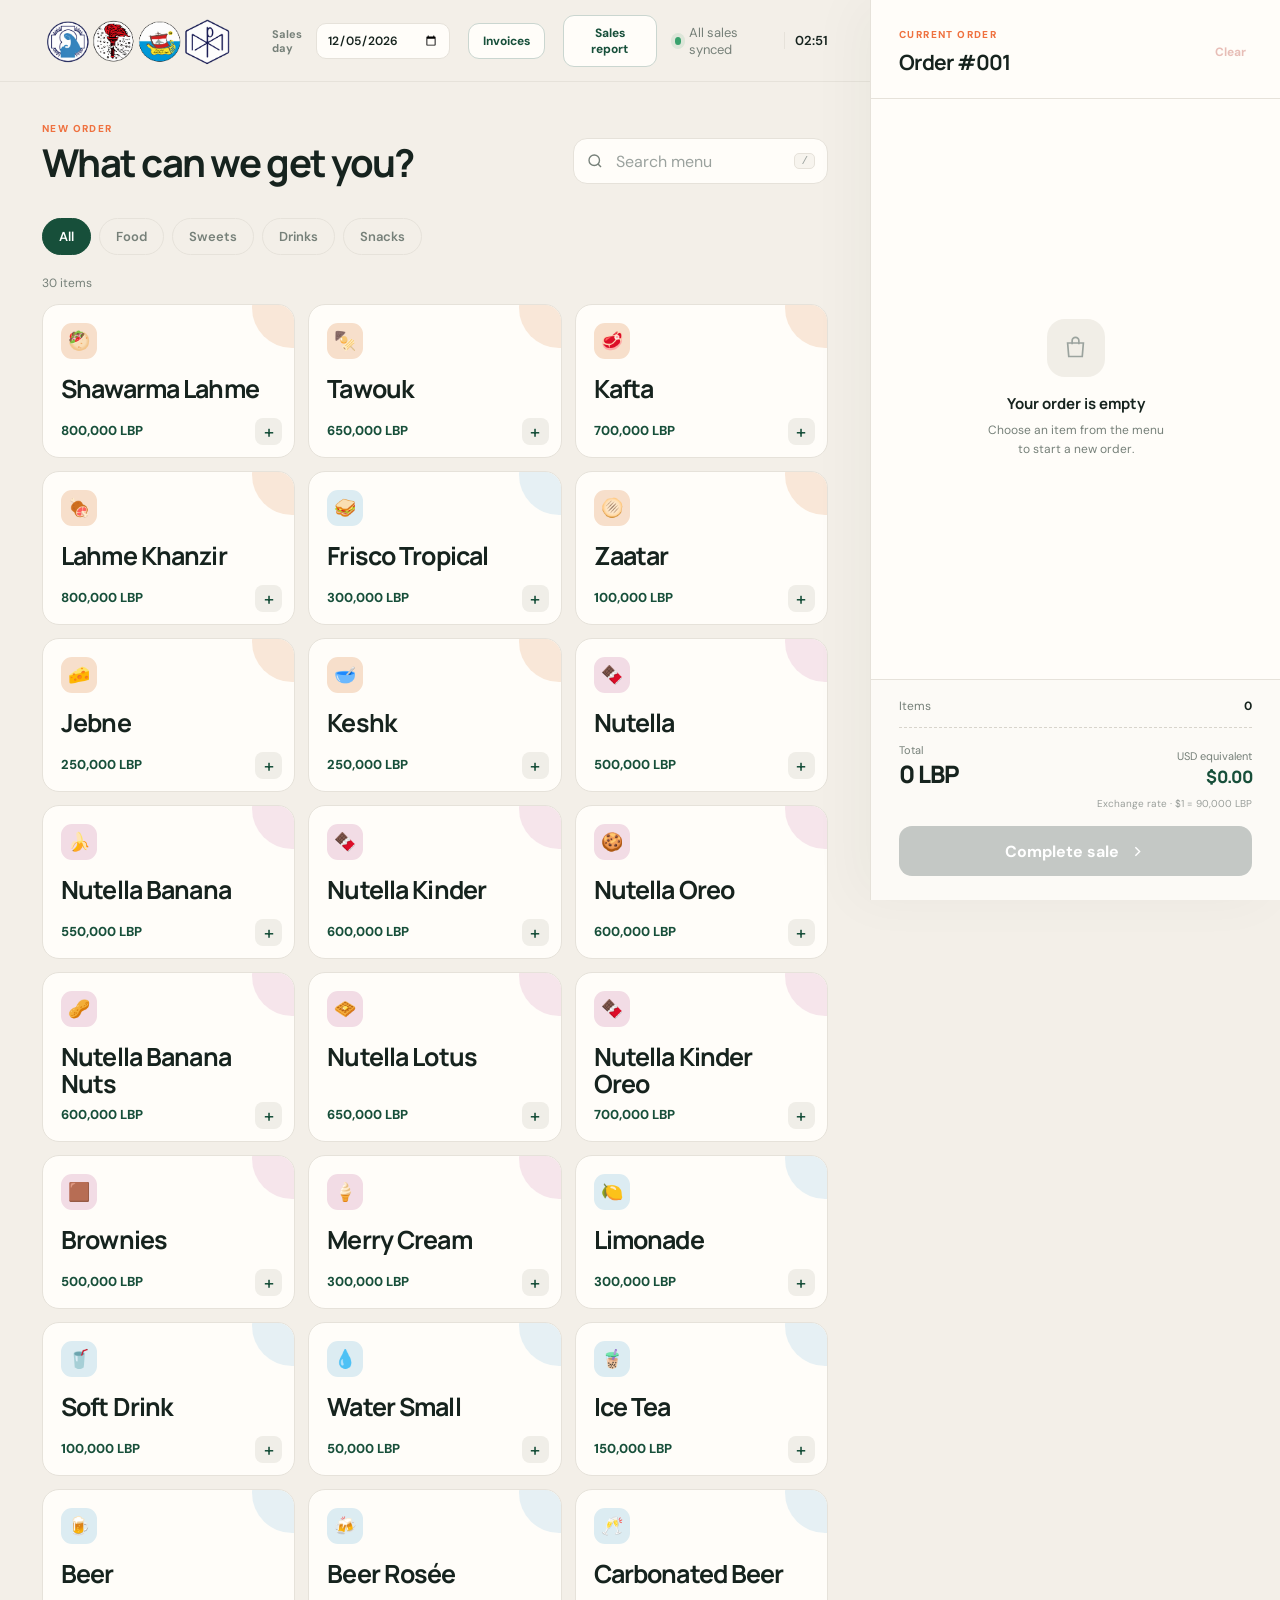
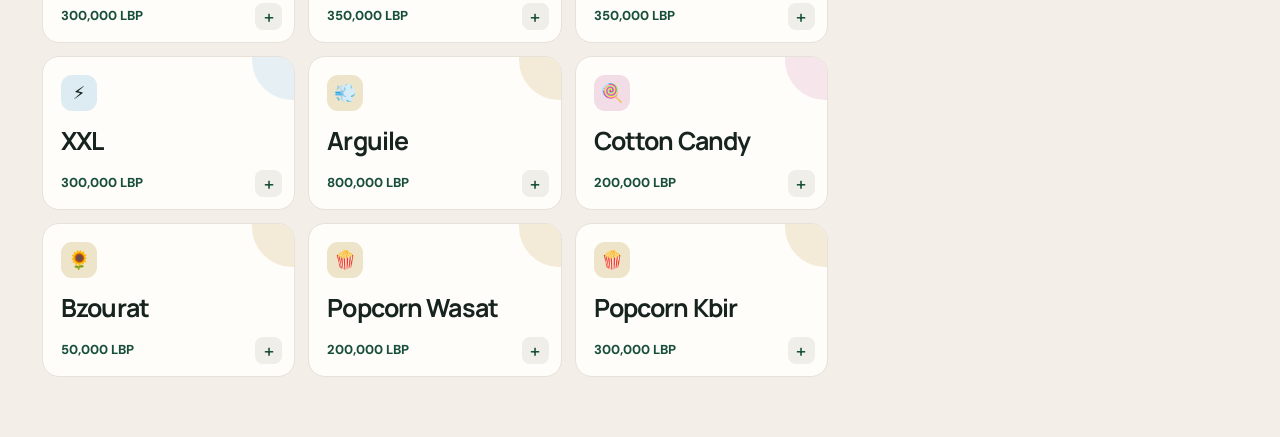
<file: index.html>
<!doctype html>
<html lang="en">
<head>
  <meta charset="UTF-8" />
  <meta name="viewport" content="width=device-width, initial-scale=1.0" />
  <meta name="theme-color" content="#f8f5ef" />
  <title>Kermess POS</title>
  <link rel="icon" type="image/png" sizes="512x512" href="favicon.png" />
  <link rel="apple-touch-icon" href="favicon.png" />
  <link rel="preconnect" href="https://fonts.googleapis.com">
  <link rel="preconnect" href="https://fonts.gstatic.com" crossorigin>
  <link href="https://fonts.googleapis.com/css2?family=DM+Sans:wght@400;500;600;700&amp;family=Manrope:wght@600;700;800&amp;display=swap" rel="stylesheet">
  <link rel="stylesheet" href="styles.css?v=24" />
</head>
<body>
  <main class="app-shell">
    <section class="catalog-panel">
      <header class="topbar">
        <a class="brand" href="#" aria-label="Kermess POS home">
          <img class="brand-logos" src="festival-logos.png" alt="Kermess festival organizations" />
        </a>
        <div class="header-actions">
          <label class="sales-day-control"><span>Sales day</span><input id="salesDay" type="date" /></label>
          <button id="openInvoices" class="report-button" type="button">Invoices</button>
          <button id="openReport" class="report-button" type="button">Sales report</button>
          <div class="header-meta">
            <span id="syncDot" class="status-dot"></span><span id="syncStatus">Offline ready</span><time id="clock"></time>
          </div>
        </div>
      </header>

      <div class="catalog-content">
        <div class="catalog-heading">
          <div>
            <p class="eyebrow">New order</p>
            <h1>What can we get you?</h1>
          </div>
          <label class="search-box">
            <svg viewBox="0 0 24 24" aria-hidden="true"><circle cx="11" cy="11" r="7"></circle><path d="m20 20-4-4"></path></svg>
            <input id="searchInput" type="search" placeholder="Search menu" autocomplete="off" />
            <kbd>/</kbd>
          </label>
        </div>

        <nav id="categoryTabs" class="category-tabs" aria-label="Menu categories"></nav>
        <p id="resultCount" class="result-count"></p>
        <div id="productGrid" class="product-grid"></div>
        <div id="emptyProducts" class="empty-state" hidden>
          <span>⌕</span>
          <h2>No items found</h2>
          <p>Try another search or category.</p>
        </div>
      </div>
    </section>

    <aside class="order-panel" aria-label="Current order">
      <div class="order-header">
        <div>
          <p class="eyebrow">Current order</p>
          <h2>Order <span id="orderNumber">#001</span></h2>
        </div>
        <button id="clearOrder" class="text-button danger" type="button">Clear</button>
      </div>

      <div id="cartItems" class="cart-items"></div>
      <div id="emptyCart" class="empty-cart">
        <div class="empty-cart-icon">
          <svg viewBox="0 0 24 24" aria-hidden="true"><path d="M5 8h14l-1 12H6L5 8Z"></path><path d="M9 9V6a3 3 0 0 1 6 0v3"></path></svg>
        </div>
        <h3>Your order is empty</h3>
        <p>Choose an item from the menu<br>to start a new order.</p>
      </div>

      <div class="order-footer">
        <div class="summary-row">
          <span>Items</span>
          <strong id="itemCount">0</strong>
        </div>
        <div class="total-block">
          <div>
            <span>Total</span>
            <strong id="totalLbp">0 LBP</strong>
          </div>
          <div class="usd-total">
            <span>USD equivalent</span>
            <strong id="totalUsd">$0.00</strong>
          </div>
        </div>
        <p class="rate-note">Exchange rate · $1 = 90,000 LBP</p>
        <button id="completeSale" class="complete-button" type="button" disabled>
          Complete sale
          <svg viewBox="0 0 24 24" aria-hidden="true"><path d="m9 18 6-6-6-6"></path></svg>
        </button>
      </div>
    </aside>
  </main>

  <div id="dayWarningModal" class="modal" hidden>
    <div class="modal-backdrop"></div>
    <section class="modal-card day-warning-card" role="alertdialog" aria-modal="true" aria-labelledby="dayWarningTitle" aria-describedby="dayWarningText">
      <div class="day-warning-icon" aria-hidden="true">!</div>
      <p class="eyebrow">Check sales day</p>
      <h2 id="dayWarningTitle">The selected day is not today</h2>
      <p id="dayWarningText" class="day-warning-text"></p>
      <div class="day-warning-actions">
        <button id="useTodayButton" class="secondary-button" type="button">Switch to today</button>
        <button id="keepSelectedDayButton" class="complete-button" type="button">Use selected day</button>
      </div>
    </section>
  </div>

  <div id="saleModal" class="modal" hidden>
    <div class="modal-backdrop"></div>
    <section class="modal-card" role="dialog" aria-modal="true" aria-labelledby="saleTitle">
      <button id="closeModal" class="modal-close" aria-label="Close">×</button>
      <div class="success-icon">
        <svg viewBox="0 0 24 24" aria-hidden="true"><path d="m7 12 3 3 7-7"></path></svg>
      </div>
      <p class="eyebrow">Complete order</p>
      <h2 id="saleTitle">Enter customer payment</h2>
      <p id="modalSummary" class="modal-summary"></p>
      <label class="payment-field">
        <span>Amount received</span>
        <div class="payment-input-wrap">
          <input id="paymentAmount" type="text" inputmode="decimal" autocomplete="off" placeholder="e.g. 50 or 1,100,000" />
          <strong id="detectedCurrency">—</strong>
        </div>
      </label>
      <p class="payment-hint">Up to 3 digits = USD · 4+ digits = LBP</p>
      <div id="changeResult" class="change-result" hidden>
        <span id="changeLabel">Change to return</span>
        <strong id="changeLbp"></strong>
        <small id="changeUsd"></small>
      </div>
      <div class="modal-actions">
        <button id="newOrder" class="complete-button" type="button" disabled>Confirm sale &amp; new order</button>
      </div>
    </section>
  </div>

  <div id="reportModal" class="modal report-modal" hidden>
    <div class="modal-backdrop"></div>
    <section class="report-card" role="dialog" aria-modal="true" aria-labelledby="reportTitle">
      <header class="report-header">
        <div><p class="eyebrow">Festival performance</p><h2 id="reportTitle">Sales report</h2><p id="reportTimestamp" class="report-timestamp"></p></div>
        <div class="report-header-actions">
          <button id="exportReport" class="secondary-button compact" type="button">Export CSV</button>
          <button id="closeReport" class="modal-close inline" aria-label="Close">×</button>
        </div>
      </header>
      <div class="report-toolbar"><label>Show sales from <select id="reportDayFilter"></select></label></div>
      <div id="reportStats" class="report-stats"></div>
      <div class="report-table-wrap">
        <table class="report-table">
          <thead><tr><th><button class="sort-button" data-sort="name" type="button">Item</button></th><th><button class="sort-button" data-sort="provider" type="button">Provider</button></th><th><button class="sort-button" data-sort="quantity" type="button">Sold</button></th><th><button class="sort-button" data-sort="price" type="button">Sale price</button></th><th><button class="sort-button" data-sort="cost" type="button">Provider/item</button></th><th><button class="sort-button" data-sort="profitPerItem" type="button">Profit/item</button></th><th><button class="sort-button" data-sort="payment" type="button">Total to provider</button></th><th><button class="sort-button" data-sort="profit" type="button">Total profit</button></th></tr></thead>
          <tbody id="reportRows"></tbody><tfoot id="reportTotals"></tfoot>
        </table>
        <div id="emptyReport" class="empty-state" hidden><span>▤</span><h2>No completed sales yet</h2><p>Completed orders will appear here.</p></div>
      </div>
      <footer class="report-footer">
        <p><span class="pending-dot"></span> Pending means the provider percentage has not been entered yet.</p>
        <span id="reportSyncStatus" class="report-sync-status"></span>
      </footer>
    </section>
  </div>

  <div id="invoicesModal" class="modal invoices-modal" hidden>
    <div class="modal-backdrop"></div>
    <section class="invoices-card" role="dialog" aria-modal="true" aria-labelledby="invoicesTitle">
      <header class="report-header">
        <div><p class="eyebrow">Order history</p><h2 id="invoicesTitle">Completed invoices</h2><p id="invoicesStatus" class="report-timestamp"></p></div>
        <button id="closeInvoices" class="modal-close inline" aria-label="Close">×</button>
      </header>
      <div class="invoice-toolbar">
        <label class="filter-control">Sales day<select id="invoiceDayFilter"></select></label>
        <label class="filter-control">Status<select id="invoiceStatusFilter"><option value="current">Current invoices</option><option value="deleted">Deleted invoices</option></select></label>
        <label class="search-box"><svg viewBox="0 0 24 24" aria-hidden="true"><circle cx="11" cy="11" r="7"></circle><path d="m20 20-4-4"></path></svg><input id="invoiceSearch" type="search" placeholder="Search order or item" autocomplete="off" /></label>
      </div>
      <div id="invoiceList" class="invoice-list"></div>
      <div id="emptyInvoices" class="empty-state" hidden><span>▤</span><h2>No invoices found</h2><p>Completed orders will appear here.</p></div>
    </section>
  </div>

  <script src="config.js"></script>
  <script src="app.js?v=26"></script>
</body>
</html>
</file>
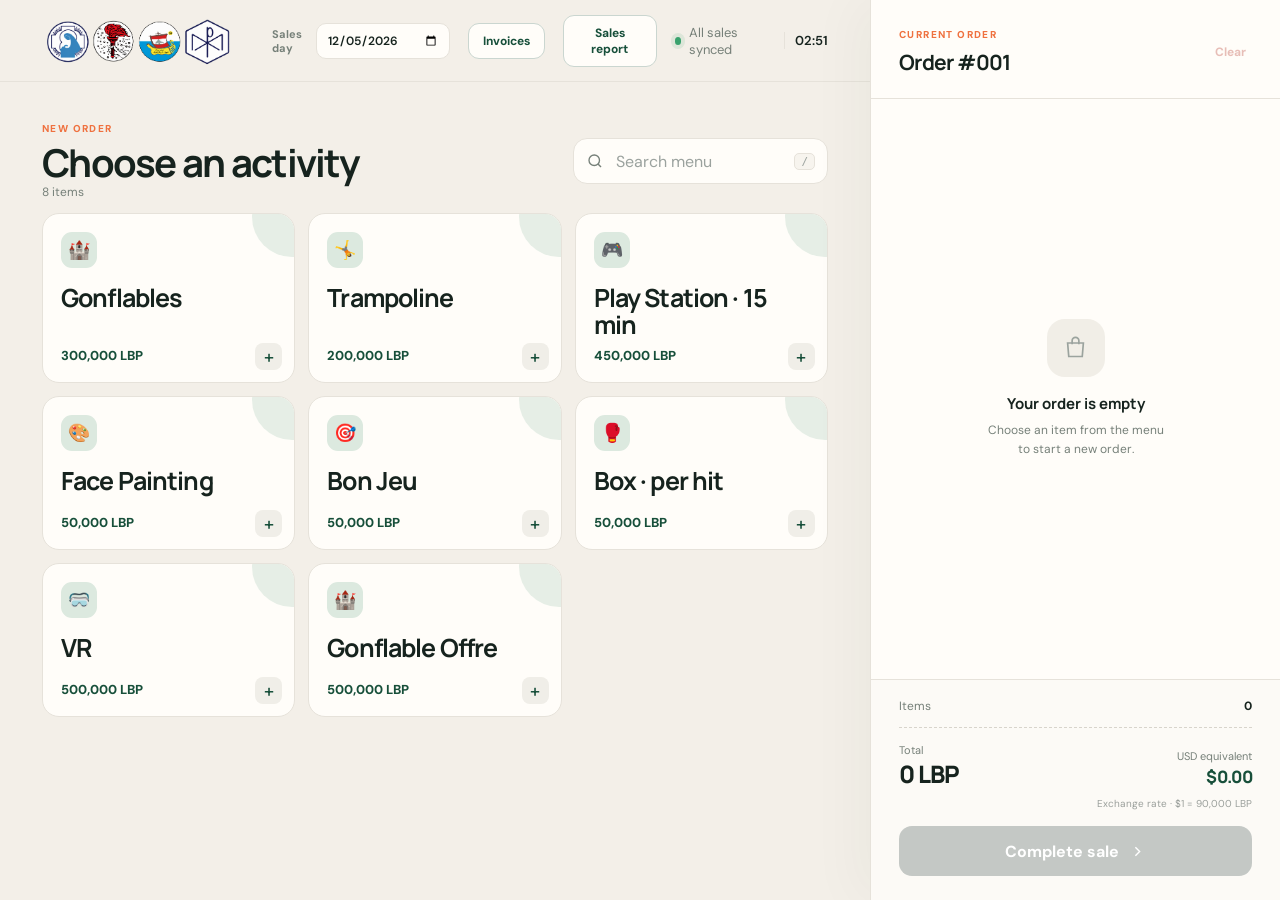
<file: games/index.html>
<!doctype html>
<html lang="en">
<head>
  <meta charset="UTF-8" />
  <base href="../" />
  <meta name="viewport" content="width=device-width, initial-scale=1.0" />
  <meta name="theme-color" content="#f8f5ef" />
  <title>Kermess POS</title>
  <link rel="icon" type="image/png" sizes="512x512" href="favicon.png" />
  <link rel="apple-touch-icon" href="favicon.png" />
  <link rel="preconnect" href="https://fonts.googleapis.com">
  <link rel="preconnect" href="https://fonts.gstatic.com" crossorigin>
  <link href="https://fonts.googleapis.com/css2?family=DM+Sans:wght@400;500;600;700&amp;family=Manrope:wght@600;700;800&amp;display=swap" rel="stylesheet">
  <link rel="stylesheet" href="styles.css?v=24" />
</head>
<body>
  <main class="app-shell">
    <section class="catalog-panel">
      <header class="topbar">
        <a class="brand" href="#" aria-label="Kermess POS home">
          <img class="brand-logos" src="festival-logos.png" alt="Kermess festival organizations" />
        </a>
        <div class="header-actions">
          <label class="sales-day-control"><span>Sales day</span><input id="salesDay" type="date" /></label>
          <button id="openInvoices" class="report-button" type="button">Invoices</button>
          <button id="openReport" class="report-button" type="button">Sales report</button>
          <div class="header-meta">
            <span id="syncDot" class="status-dot"></span><span id="syncStatus">Offline ready</span><time id="clock"></time>
          </div>
        </div>
      </header>

      <div class="catalog-content">
        <div class="catalog-heading">
          <div>
            <p class="eyebrow">New order</p>
            <h1>What can we get you?</h1>
          </div>
          <label class="search-box">
            <svg viewBox="0 0 24 24" aria-hidden="true"><circle cx="11" cy="11" r="7"></circle><path d="m20 20-4-4"></path></svg>
            <input id="searchInput" type="search" placeholder="Search menu" autocomplete="off" />
            <kbd>/</kbd>
          </label>
        </div>

        <nav id="categoryTabs" class="category-tabs" aria-label="Menu categories"></nav>
        <p id="resultCount" class="result-count"></p>
        <div id="productGrid" class="product-grid"></div>
        <div id="emptyProducts" class="empty-state" hidden>
          <span>⌕</span>
          <h2>No items found</h2>
          <p>Try another search or category.</p>
        </div>
      </div>
    </section>

    <aside class="order-panel" aria-label="Current order">
      <div class="order-header">
        <div>
          <p class="eyebrow">Current order</p>
          <h2>Order <span id="orderNumber">#001</span></h2>
        </div>
        <button id="clearOrder" class="text-button danger" type="button">Clear</button>
      </div>

      <div id="cartItems" class="cart-items"></div>
      <div id="emptyCart" class="empty-cart">
        <div class="empty-cart-icon">
          <svg viewBox="0 0 24 24" aria-hidden="true"><path d="M5 8h14l-1 12H6L5 8Z"></path><path d="M9 9V6a3 3 0 0 1 6 0v3"></path></svg>
        </div>
        <h3>Your order is empty</h3>
        <p>Choose an item from the menu<br>to start a new order.</p>
      </div>

      <div class="order-footer">
        <div class="summary-row">
          <span>Items</span>
          <strong id="itemCount">0</strong>
        </div>
        <div class="total-block">
          <div>
            <span>Total</span>
            <strong id="totalLbp">0 LBP</strong>
          </div>
          <div class="usd-total">
            <span>USD equivalent</span>
            <strong id="totalUsd">$0.00</strong>
          </div>
        </div>
        <p class="rate-note">Exchange rate · $1 = 90,000 LBP</p>
        <button id="completeSale" class="complete-button" type="button" disabled>
          Complete sale
          <svg viewBox="0 0 24 24" aria-hidden="true"><path d="m9 18 6-6-6-6"></path></svg>
        </button>
      </div>
    </aside>
  </main>

  <div id="dayWarningModal" class="modal" hidden>
    <div class="modal-backdrop"></div>
    <section class="modal-card day-warning-card" role="alertdialog" aria-modal="true" aria-labelledby="dayWarningTitle" aria-describedby="dayWarningText">
      <div class="day-warning-icon" aria-hidden="true">!</div>
      <p class="eyebrow">Check sales day</p>
      <h2 id="dayWarningTitle">The selected day is not today</h2>
      <p id="dayWarningText" class="day-warning-text"></p>
      <div class="day-warning-actions">
        <button id="useTodayButton" class="secondary-button" type="button">Switch to today</button>
        <button id="keepSelectedDayButton" class="complete-button" type="button">Use selected day</button>
      </div>
    </section>
  </div>

  <div id="saleModal" class="modal" hidden>
    <div class="modal-backdrop"></div>
    <section class="modal-card" role="dialog" aria-modal="true" aria-labelledby="saleTitle">
      <button id="closeModal" class="modal-close" aria-label="Close">×</button>
      <div class="success-icon">
        <svg viewBox="0 0 24 24" aria-hidden="true"><path d="m7 12 3 3 7-7"></path></svg>
      </div>
      <p class="eyebrow">Complete order</p>
      <h2 id="saleTitle">Enter customer payment</h2>
      <p id="modalSummary" class="modal-summary"></p>
      <label class="payment-field">
        <span>Amount received</span>
        <div class="payment-input-wrap">
          <input id="paymentAmount" type="text" inputmode="decimal" autocomplete="off" placeholder="e.g. 50 or 1,100,000" />
          <strong id="detectedCurrency">—</strong>
        </div>
      </label>
      <p class="payment-hint">Up to 3 digits = USD · 4+ digits = LBP</p>
      <div id="changeResult" class="change-result" hidden>
        <span id="changeLabel">Change to return</span>
        <strong id="changeLbp"></strong>
        <small id="changeUsd"></small>
      </div>
      <div class="modal-actions">
        <button id="newOrder" class="complete-button" type="button" disabled>Confirm sale &amp; new order</button>
      </div>
    </section>
  </div>

  <div id="reportModal" class="modal report-modal" hidden>
    <div class="modal-backdrop"></div>
    <section class="report-card" role="dialog" aria-modal="true" aria-labelledby="reportTitle">
      <header class="report-header">
        <div><p class="eyebrow">Festival performance</p><h2 id="reportTitle">Sales report</h2><p id="reportTimestamp" class="report-timestamp"></p></div>
        <div class="report-header-actions">
          <button id="exportReport" class="secondary-button compact" type="button">Export CSV</button>
          <button id="closeReport" class="modal-close inline" aria-label="Close">×</button>
        </div>
      </header>
      <div class="report-toolbar"><label>Show sales from <select id="reportDayFilter"></select></label></div>
      <div id="reportStats" class="report-stats"></div>
      <div class="report-table-wrap">
        <table class="report-table">
          <thead><tr><th><button class="sort-button" data-sort="name" type="button">Item</button></th><th><button class="sort-button" data-sort="provider" type="button">Provider</button></th><th><button class="sort-button" data-sort="quantity" type="button">Sold</button></th><th><button class="sort-button" data-sort="price" type="button">Sale price</button></th><th><button class="sort-button" data-sort="cost" type="button">Provider/item</button></th><th><button class="sort-button" data-sort="profitPerItem" type="button">Profit/item</button></th><th><button class="sort-button" data-sort="payment" type="button">Total to provider</button></th><th><button class="sort-button" data-sort="profit" type="button">Total profit</button></th></tr></thead>
          <tbody id="reportRows"></tbody><tfoot id="reportTotals"></tfoot>
        </table>
        <div id="emptyReport" class="empty-state" hidden><span>▤</span><h2>No completed sales yet</h2><p>Completed orders will appear here.</p></div>
      </div>
      <footer class="report-footer">
        <p><span class="pending-dot"></span> Pending means the provider percentage has not been entered yet.</p>
        <span id="reportSyncStatus" class="report-sync-status"></span>
      </footer>
    </section>
  </div>

  <div id="invoicesModal" class="modal invoices-modal" hidden>
    <div class="modal-backdrop"></div>
    <section class="invoices-card" role="dialog" aria-modal="true" aria-labelledby="invoicesTitle">
      <header class="report-header">
        <div><p class="eyebrow">Order history</p><h2 id="invoicesTitle">Completed invoices</h2><p id="invoicesStatus" class="report-timestamp"></p></div>
        <button id="closeInvoices" class="modal-close inline" aria-label="Close">×</button>
      </header>
      <div class="invoice-toolbar">
        <label class="filter-control">Sales day<select id="invoiceDayFilter"></select></label>
        <label class="filter-control">Status<select id="invoiceStatusFilter"><option value="current">Current invoices</option><option value="deleted">Deleted invoices</option></select></label>
        <label class="search-box"><svg viewBox="0 0 24 24" aria-hidden="true"><circle cx="11" cy="11" r="7"></circle><path d="m20 20-4-4"></path></svg><input id="invoiceSearch" type="search" placeholder="Search order or item" autocomplete="off" /></label>
      </div>
      <div id="invoiceList" class="invoice-list"></div>
      <div id="emptyInvoices" class="empty-state" hidden><span>▤</span><h2>No invoices found</h2><p>Completed orders will appear here.</p></div>
    </section>
  </div>

  <script src="config.js"></script>
  <script>window.KERMESS_ACTIVITIES_ONLY = true;</script>
  <script src="app.js?v=26"></script>
</body>
</html>
</file>
<file: styles.css>
:root {
  --bg: #f3efe8;
  --surface: #fffdf9;
  --ink: #16231e;
  --muted: #768079;
  --line: #e6e2da;
  --green: #174f3a;
  --green-hover: #0f3e2c;
  --mint: #dbece4;
  --orange: #ef713f;
  --danger: #bd4a3f;
  --shadow: 0 18px 60px rgba(24, 39, 32, .09);
}

* { box-sizing: border-box; }

body {
  margin: 0;
  min-width: 320px;
  min-height: 100vh;
  background: var(--bg);
  color: var(--ink);
  font-family: "DM Sans", system-ui, sans-serif;
  -webkit-font-smoothing: antialiased;
}

button, input { font: inherit; }
button { color: inherit; }

.app-shell {
  display: grid;
  grid-template-columns: minmax(0, 1fr) 410px;
  min-height: 100vh;
}

.catalog-panel { min-width: 0; }
.topbar {
  height: 82px;
  display: flex;
  align-items: center;
  justify-content: space-between;
  padding: 0 42px;
  border-bottom: 1px solid var(--line);
}

.brand { display: flex; gap: 12px; align-items: center; text-decoration: none; color: var(--ink); }
.brand-logos { display: block; width: 230px; height: 64px; object-fit: contain; object-position: left center; }
.brand-mark {
  display: grid; place-items: center; width: 42px; height: 42px; border-radius: 13px;
  background: var(--green); color: white; font: 800 20px/1 "Manrope", sans-serif;
  box-shadow: 0 5px 14px rgba(23, 79, 58, .18);
}
.brand strong { display: block; font: 800 17px/1.2 "Manrope", sans-serif; }
.brand small { display: block; color: var(--muted); font-size: 11px; margin-top: 2px; letter-spacing: .04em; }

.header-meta { display: flex; align-items: center; gap: 8px; color: var(--muted); font-size: 13px; }
.header-actions { display: flex; align-items: center; gap: 18px; }
.sales-day-control { display: flex; align-items: center; gap: 8px; color: var(--muted); font-size: 11px; font-weight: 700; }
.sales-day-control input, .filter-control select, .report-toolbar select { height: 36px; padding: 0 10px; border: 1px solid var(--line); border-radius: 10px; background: var(--surface); color: var(--ink); font: 600 12px "DM Sans", sans-serif; }
.sales-day-control input:focus, .filter-control select:focus, .report-toolbar select:focus { border-color: #86a596; outline: 0; box-shadow: 0 0 0 3px rgba(23,79,58,.08); }
.report-button { border: 1px solid #cad6d0; background: var(--surface); color: var(--green); border-radius: 11px; padding: 9px 14px; font-size: 12px; font-weight: 700; cursor: pointer; }
.report-button:hover { background: var(--mint); }
.header-meta time { padding-left: 10px; margin-left: 6px; border-left: 1px solid var(--line); font-weight: 600; color: var(--ink); }
.status-dot { width: 8px; height: 8px; border-radius: 50%; background: #39a26d; box-shadow: 0 0 0 4px rgba(57,162,109,.12); }
.status-dot.offline { background: #d6a34c; box-shadow: 0 0 0 4px rgba(214,163,76,.14); }
.status-dot.syncing { background: #5794c7; box-shadow: 0 0 0 4px rgba(87,148,199,.14); animation: pulse 1s infinite alternate; }
@keyframes pulse { to { opacity: .45; } }

.catalog-content { padding: 40px 42px 60px; max-width: 1320px; margin: 0 auto; }
.catalog-heading { display: flex; justify-content: space-between; align-items: end; gap: 24px; }
.eyebrow { margin: 0 0 7px; color: var(--orange); text-transform: uppercase; letter-spacing: .14em; font-size: 10px; font-weight: 800; }
h1, h2, h3 { font-family: "Manrope", sans-serif; }
h1 { font-size: clamp(28px, 3vw, 40px); letter-spacing: -.045em; margin: 0; line-height: 1.1; }

.search-box {
  width: 255px; height: 46px; flex: 0 0 auto; display: flex; align-items: center; gap: 10px;
  background: var(--surface); border: 1px solid var(--line); border-radius: 14px; padding: 0 12px;
  transition: border-color .2s, box-shadow .2s;
}
.search-box:focus-within { border-color: #86a596; box-shadow: 0 0 0 3px rgba(23,79,58,.08); }
.search-box svg { width: 18px; fill: none; stroke: var(--muted); stroke-width: 1.8; }
.search-box input { min-width: 0; flex: 1; border: 0; outline: 0; background: transparent; color: var(--ink); }
.search-box input::placeholder { color: #9ba29e; }
kbd { border: 1px solid var(--line); border-radius: 5px; background: #f7f4ee; color: #9ba29e; padding: 1px 6px; font-size: 11px; }

.category-tabs { display: flex; gap: 8px; margin: 34px 0 20px; overflow-x: auto; scrollbar-width: none; }
.category-tabs:empty { display: none; }
.category-tabs::-webkit-scrollbar { display: none; }
.category-button {
  border: 1px solid var(--line); background: transparent; border-radius: 999px; padding: 9px 16px;
  color: var(--muted); font-weight: 600; font-size: 13px; cursor: pointer; white-space: nowrap;
}
.category-button:hover { border-color: #bdc8c2; color: var(--ink); }
.category-button.active { background: var(--green); border-color: var(--green); color: white; }
.result-count { margin: 0 0 13px; color: var(--muted); font-size: 12px; }

.product-grid { display: grid; grid-template-columns: repeat(auto-fill, minmax(190px, 1fr)); gap: 13px; }
.product-card {
  position: relative; min-height: 154px; padding: 18px; display: flex; flex-direction: column; align-items: flex-start;
  border: 1px solid var(--line); border-radius: 17px; background: var(--surface); cursor: pointer; text-align: left;
  overflow: hidden; transition: transform .16s ease, border-color .16s, box-shadow .16s;
}
.product-card::after { content: ""; position: absolute; width: 80px; height: 80px; right: -38px; top: -37px; border-radius: 50%; background: var(--card-accent); opacity: .7; }
.product-card:hover { transform: translateY(-2px); border-color: #c9d4ce; box-shadow: 0 10px 25px rgba(26,43,35,.07); }
.product-card:active { transform: scale(.98); }
.product-icon { display: grid; place-items: center; width: 36px; height: 36px; border-radius: 11px; background: var(--card-accent); font-size: 18px; }
.product-card h3 { margin: 16px 0 9px; font-size: 25px; line-height: 1.08; letter-spacing: -.035em; overflow-wrap: anywhere; }
.product-price { margin-top: auto; color: var(--green); font-size: 13px; font-weight: 800; }
.add-badge {
  position: absolute; right: 12px; bottom: 12px; width: 27px; height: 27px; display: grid; place-items: center;
  background: #f0eee8; color: var(--green); border-radius: 8px; font-size: 18px; font-weight: 500;
}
.product-quantity {
  position: absolute; right: 12px; top: 12px; z-index: 1; min-width: 25px; height: 25px; padding: 0 7px;
  display: grid; place-items: center; border-radius: 999px; background: var(--green); color: white; font-size: 11px; font-weight: 800;
}

.order-panel {
  position: sticky; top: 0; height: 100vh; display: flex; flex-direction: column;
  background: var(--surface); border-left: 1px solid var(--line); box-shadow: -15px 0 50px rgba(40,45,40,.035);
}
.order-header { display: flex; justify-content: space-between; align-items: center; padding: 28px 28px 22px; border-bottom: 1px solid var(--line); }
.order-header h2 { margin: 0; font-size: 21px; letter-spacing: -.035em; }
.text-button { border: 0; background: none; cursor: pointer; font-size: 12px; font-weight: 700; }
.text-button.danger { color: var(--danger); }
.text-button:disabled { opacity: .35; cursor: default; }
.cart-items { flex: 1; overflow-y: auto; padding: 8px 20px; }
.cart-row { display: grid; grid-template-columns: minmax(0, 1fr) auto; gap: 10px; align-items: center; padding: 15px 5px; border-bottom: 1px solid #efede7; }
.cart-info { min-width: 0; }
.cart-info h3 { margin: 0 0 5px; font-size: 13px; white-space: nowrap; overflow: hidden; text-overflow: ellipsis; }
.cart-info p { margin: 0; color: var(--muted); font-size: 11px; }
.cart-right { display: flex; align-items: center; gap: 12px; }
.quantity-control { display: flex; align-items: center; gap: 2px; border: 1px solid var(--line); border-radius: 9px; overflow: hidden; }
.quantity-control button { width: 27px; height: 27px; border: 0; background: #f8f6f1; cursor: pointer; font-size: 16px; }
.quantity-control button:hover { background: var(--mint); }
.quantity-control span { width: 22px; text-align: center; font-size: 12px; font-weight: 700; }
.line-total { width: 74px; text-align: right; font-size: 12px; font-weight: 700; }

.empty-cart { flex: 1; display: grid; place-content: center; text-align: center; color: var(--muted); }
.empty-cart[hidden] { display: none; }
.empty-cart-icon { width: 58px; height: 58px; display: grid; place-items: center; margin: 0 auto 16px; background: #f1eee7; border-radius: 18px; }
.empty-cart svg { width: 27px; fill: none; stroke: #9ba39e; stroke-width: 1.5; }
.empty-cart h3 { color: var(--ink); font-size: 15px; margin: 0 0 7px; }
.empty-cart p { font-size: 12px; line-height: 1.6; margin: 0; }

.order-footer { padding: 18px 28px 24px; border-top: 1px solid var(--line); background: #fcfaf6; }
.summary-row { display: flex; justify-content: space-between; color: var(--muted); font-size: 12px; margin-bottom: 13px; }
.summary-row strong { color: var(--ink); }
.total-block { display: flex; justify-content: space-between; align-items: end; padding-top: 15px; border-top: 1px dashed #d8d4cc; }
.total-block span { display: block; color: var(--muted); font-size: 11px; margin-bottom: 4px; }
.total-block strong { font: 800 24px/1.1 "Manrope", sans-serif; letter-spacing: -.04em; }
.usd-total { text-align: right; }
.usd-total strong { font-size: 17px; color: var(--green); }
.rate-note { margin: 9px 0 16px; text-align: right; color: #9a9f9b; font-size: 10px; }
.complete-button, .secondary-button {
  width: 100%; height: 50px; border: 0; border-radius: 13px; display: flex; align-items: center; justify-content: center; gap: 10px;
  background: var(--green); color: white; cursor: pointer; font-weight: 700; box-shadow: 0 7px 18px rgba(23,79,58,.15);
}
.complete-button:hover { background: var(--green-hover); }
.complete-button:disabled { background: #c4c8c5; box-shadow: none; cursor: default; }
.complete-button svg { width: 17px; fill: none; stroke: currentColor; stroke-width: 2; }
.empty-state { padding: 70px 20px; text-align: center; color: var(--muted); }
.empty-state span { font-size: 34px; }
.empty-state h2 { margin: 8px 0 4px; color: var(--ink); font-size: 17px; }
.empty-state p { margin: 0; font-size: 13px; }

.modal[hidden] { display: none; }
.modal { position: fixed; inset: 0; z-index: 20; display: grid; place-items: center; padding: 20px; }
.modal-backdrop { position: absolute; inset: 0; background: rgba(17,29,24,.55); backdrop-filter: blur(4px); }
.modal-card { position: relative; width: min(430px, 100%); padding: 38px; text-align: center; border-radius: 22px; background: var(--surface); box-shadow: var(--shadow); animation: modal-in .25s ease-out; }
@keyframes modal-in { from { opacity: 0; transform: translateY(10px) scale(.98); } }
.modal-close { position: absolute; top: 14px; right: 15px; width: 32px; height: 32px; border: 0; border-radius: 9px; background: #f2efe9; cursor: pointer; font-size: 20px; color: var(--muted); }
.success-icon { width: 60px; height: 60px; margin: 0 auto 22px; display: grid; place-items: center; border-radius: 50%; background: var(--mint); color: var(--green); }
.success-icon svg { width: 30px; fill: none; stroke: currentColor; stroke-width: 2; }
.modal-card h2 { margin: 0; font-size: 25px; letter-spacing: -.04em; }
.day-warning-card { width: min(520px, 100%); padding: 42px; }
.day-warning-icon { width: 74px; height: 74px; margin: 0 auto 22px; display: grid; place-items: center; border-radius: 50%; background: #fff0df; color: var(--orange); font: 800 38px/1 "Manrope", sans-serif; }
.day-warning-text { margin: 16px 0 26px; color: var(--muted); font-size: 15px; line-height: 1.7; }
.day-warning-text strong { color: var(--ink); }
.day-warning-actions { display: grid; grid-template-columns: 1fr 1fr; gap: 10px; }
.day-warning-actions .secondary-button { height: 50px; }
.modal-summary { color: var(--muted); font-size: 14px; line-height: 1.6; margin: 12px 0 25px; }
.modal-actions { display: flex; }
.payment-field { display: block; text-align: left; }
.payment-field > span { display: block; margin-bottom: 7px; color: var(--muted); font-size: 11px; font-weight: 700; }
.payment-input-wrap { height: 52px; display: flex; align-items: center; gap: 8px; padding: 0 13px; border: 1px solid var(--line); border-radius: 13px; background: white; transition: border-color .2s, box-shadow .2s; }
.payment-input-wrap:focus-within { border-color: #86a596; box-shadow: 0 0 0 3px rgba(23,79,58,.08); }
.payment-input-wrap input { flex: 1; min-width: 0; border: 0; outline: 0; background: transparent; color: var(--ink); font-size: 17px; font-weight: 700; }
.payment-input-wrap strong { min-width: 40px; padding: 5px 8px; border-radius: 7px; background: #f1eee7; color: var(--green); text-align: center; font-size: 11px; }
.payment-hint { margin: 7px 0 14px; color: #9a9f9b; text-align: left; font-size: 10px; }
.change-result { margin: 0 0 16px; padding: 18px 20px; border-radius: 13px; background: var(--mint); text-align: left; }
.change-result span { display: block; margin-bottom: 7px; color: var(--muted); font-size: 11px; font-weight: 700; }
.change-result strong,
.change-result small { display: block; color: var(--green); font-family: "Manrope", sans-serif; font-weight: 800; letter-spacing: -.03em; }
.change-result strong { font-size: 30px; line-height: 1.15; }
.change-result small { margin-top: 7px; padding-top: 7px; border-top: 1px solid rgba(23,79,58,.16); font-size: 24px; line-height: 1.2; }
.change-result.insufficient { background: #f8e5e1; }
.change-result.insufficient strong,
.change-result.insufficient small { color: var(--danger); }
.secondary-button { background: #eeeae3; color: var(--ink); box-shadow: none; }
.secondary-button.compact { width: auto; height: 38px; padding: 0 15px; border-radius: 10px; font-size: 12px; }
.report-modal { padding: 28px; }
.report-card { position: relative; width: min(1180px, 100%); max-height: calc(100vh - 56px); display: flex; flex-direction: column; background: var(--surface); border-radius: 22px; box-shadow: var(--shadow); overflow: hidden; animation: modal-in .25s ease-out; }
.report-header { display: flex; justify-content: space-between; align-items: center; padding: 25px 28px 20px; border-bottom: 1px solid var(--line); }
.report-header h2 { margin: 0; font-size: 25px; letter-spacing: -.04em; }
.report-timestamp { margin: 5px 0 0; color: var(--muted); font-size: 11px; }
.report-header-actions { display: flex; align-items: center; gap: 8px; }
.modal-close.inline { position: static; flex: 0 0 auto; }
.report-toolbar { display: flex; justify-content: flex-end; padding: 12px 28px; border-bottom: 1px solid var(--line); background: #f8f5ef; }
.report-toolbar label, .filter-control { display: flex; align-items: center; gap: 8px; color: var(--muted); font-size: 11px; font-weight: 700; }
.report-stats { display: grid; grid-template-columns: repeat(4, 1fr); gap: 12px; padding: 20px 28px; background: #f8f5ef; }
.stat-card { padding: 15px 17px; background: var(--surface); border: 1px solid var(--line); border-radius: 14px; }
.stat-card span { display: block; margin-bottom: 5px; color: var(--muted); font-size: 10px; text-transform: uppercase; letter-spacing: .08em; font-weight: 700; }
.stat-card strong { font: 800 18px/1.2 "Manrope", sans-serif; letter-spacing: -.03em; }
.stat-card.profit strong { color: var(--green); }
.stat-card.cashier { background: var(--green); border-color: var(--green); }
.stat-card.cashier span, .stat-card.cashier small { color: rgba(255,255,255,.7); }
.stat-card.cashier strong { color: white; }
.stat-card.cashier small { display: block; margin-top: 4px; font-size: 10px; }
.report-table-wrap { flex: 1; overflow: auto; padding: 0 28px; }
.report-table { width: 100%; border-collapse: collapse; white-space: nowrap; }
.report-table th { position: sticky; top: 0; z-index: 1; padding: 13px 10px; background: var(--surface); border-bottom: 1px solid var(--line); color: var(--muted); font-size: 10px; text-align: right; text-transform: uppercase; letter-spacing: .06em; }
.sort-button { padding: 0; border: 0; background: none; color: inherit; font: inherit; text-transform: inherit; letter-spacing: inherit; cursor: pointer; white-space: nowrap; }
.sort-button::after { content: "↕"; margin-left: 5px; opacity: .35; }
.sort-button.active { color: var(--green); }
.sort-button.active::after { content: attr(data-direction); opacity: 1; }
.report-table th:first-child, .report-table th:nth-child(2), .report-table td:first-child, .report-table td:nth-child(2) { text-align: left; }
.report-table td { padding: 12px 10px; border-bottom: 1px solid #efede7; text-align: right; font-size: 12px; }
.report-table td:first-child { font-weight: 700; }.report-table td:nth-child(2) { color: var(--muted); }
.report-table tfoot td { position: sticky; bottom: 0; background: var(--surface); border-top: 2px solid var(--ink); border-bottom: 0; font-weight: 800; }
.pending-value { color: #b07a23; font-size: 10px; font-weight: 700; text-transform: uppercase; }
.report-footer { display: flex; justify-content: space-between; align-items: center; padding: 15px 28px; border-top: 1px solid var(--line); }
.report-footer p { margin: 0; color: var(--muted); font-size: 10px; }.pending-dot { display: inline-block; width: 7px; height: 7px; margin-right: 5px; border-radius: 50%; background: #d6a34c; }
.report-sync-status { color: var(--muted); font-size: 10px; font-weight: 700; }

.invoices-modal { padding: 28px; }
.invoices-card { position: relative; width: min(900px, 100%); max-height: calc(100vh - 56px); display: flex; flex-direction: column; background: var(--surface); border-radius: 22px; box-shadow: var(--shadow); overflow: hidden; animation: modal-in .25s ease-out; }
.invoice-toolbar { display: flex; justify-content: space-between; align-items: center; gap: 14px; padding: 14px 28px; border-bottom: 1px solid var(--line); background: #f8f5ef; }
.invoice-list { flex: 1; overflow-y: auto; padding: 12px 28px 28px; }
.invoice-entry { display: grid; grid-template-columns: 150px minmax(0, 1fr) auto; gap: 20px; align-items: center; padding: 17px 0; border-bottom: 1px solid var(--line); }
.invoice-reference strong { display: block; font: 800 15px/1.2 "Manrope", sans-serif; }
.invoice-reference span { display: block; margin-top: 5px; color: var(--muted); font-size: 10px; }
.invoice-items { min-width: 0; }
.invoice-items p { margin: 0 0 4px; color: var(--ink); font-size: 12px; line-height: 1.4; }
.invoice-items small { color: var(--muted); font-size: 10px; }
.invoice-actions { text-align: right; }
.invoice-actions strong { display: block; margin-bottom: 8px; font-size: 13px; }
.invoice-action-buttons { display: flex; justify-content: flex-end; gap: 7px; }
.edit-invoice-button, .delete-invoice-button, .restore-invoice-button { border: 1px solid #cad6d0; background: var(--mint); color: var(--green); border-radius: 9px; padding: 7px 12px; font-size: 11px; font-weight: 800; cursor: pointer; }
.edit-invoice-button:hover { background: #cce3d8; }
.delete-invoice-button { border-color: #e2b9b3; background: #fff2f0; color: #9b3025; }
.delete-invoice-button:hover { background: #f9dcd7; }
.restore-invoice-button:hover { background: #cce3d8; }
.invoice-entry.deleted { opacity: .72; }
.editing-note { color: var(--orange); font-size: 10px; font-weight: 800; text-transform: uppercase; letter-spacing: .08em; }

@media (max-width: 950px) {
  .app-shell { grid-template-columns: minmax(0, 1fr) 355px; }
  .topbar, .catalog-content { padding-left: 24px; padding-right: 24px; }
  .sales-day-control span { display: none; }
}

@media (max-width: 720px) {
  .app-shell { display: block; padding-bottom: 325px; }
  .topbar { min-height: 105px; height: auto; padding: 9px 18px; }
  .header-meta, .search-box kbd { display: none; }
  .header-actions { width: 210px; flex-wrap: wrap; justify-content: flex-end; gap: 6px 0; }
  .sales-day-control { order: 2; width: 100%; justify-content: flex-end; }
  .sales-day-control input { width: 200px; padding: 0 6px; }
  .report-button { padding: 8px 11px; }
  .header-actions .report-button + .report-button { margin-left: 5px; }
  .brand-logos { width: 110px; height: 52px; }
  .catalog-content { padding: 27px 16px 40px; }
  .catalog-heading { display: block; }
  .search-box { width: 100%; margin-top: 20px; }
  .category-tabs { margin-top: 22px; }
  .product-grid { grid-template-columns: repeat(2, minmax(0, 1fr)); gap: 9px; }
  .product-card { min-height: 175px; padding: 14px; }
  .order-panel { position: fixed; z-index: 10; inset: auto 0 0; height: 310px; border-left: 0; border-top: 1px solid var(--line); border-radius: 20px 20px 0 0; box-shadow: 0 -15px 40px rgba(27,38,32,.12); }
  .order-header { padding: 15px 18px 11px; }
  .order-header .eyebrow { display: none; }
  .order-header h2 { font-size: 16px; }
  .cart-items { padding: 0 13px; }
  .cart-row { padding: 10px 2px; }
  .empty-cart-icon { display: none; }
  .empty-cart h3 { margin-top: 10px; }
  .order-footer { padding: 11px 18px 13px; }
  .summary-row, .rate-note { display: none; }
  .total-block { padding: 0 0 9px; border-top: 0; }
  .total-block strong { font-size: 20px; }
  .usd-total strong { font-size: 15px; }
  .complete-button { height: 44px; }
  .day-warning-card { padding: 34px 22px; }
  .day-warning-actions { grid-template-columns: 1fr; }
  .report-modal { padding: 0; }.report-card { width: 100%; height: 100%; max-height: none; border-radius: 0; }
  .report-header { padding: 18px 16px; align-items: flex-start; }.report-header h2 { font-size: 21px; }
  .report-header-actions .secondary-button { display: none; }.report-stats { grid-template-columns: 1fr 1fr; padding: 13px 16px; gap: 8px; }
  .stat-card { padding: 11px; }.stat-card strong { font-size: 14px; }.report-table-wrap { padding: 0 16px; }
  .report-footer { padding: 13px 16px; }.report-footer p { display: none; }
  .invoices-modal { padding: 0; }
  .invoices-card { width: 100%; height: 100%; max-height: none; border-radius: 0; }
  .report-toolbar { justify-content: flex-start; padding: 10px 16px; }
  .invoice-toolbar { align-items: stretch; flex-direction: column; padding: 12px 16px; }
  .invoice-toolbar .search-box { width: 100%; margin: 0; }
  .invoice-list { padding: 5px 16px 20px; }
  .invoice-entry { grid-template-columns: 1fr auto; gap: 10px; }
  .invoice-items { grid-column: 1 / -1; grid-row: 2; }
}

@media print {
  body { background: white; }
  .catalog-panel, .order-panel, .saleModal { display: none !important; }
  .app-shell { display: block; }
  .report-modal { position: static; display: block; padding: 0; }
  .report-modal .modal-backdrop, .report-header-actions, .report-footer { display: none; }
  .report-card { width: 100%; max-height: none; box-shadow: none; }
  .report-table-wrap { overflow: visible; }
  .report-table th, .report-table tfoot td { position: static; }
}
</file>
